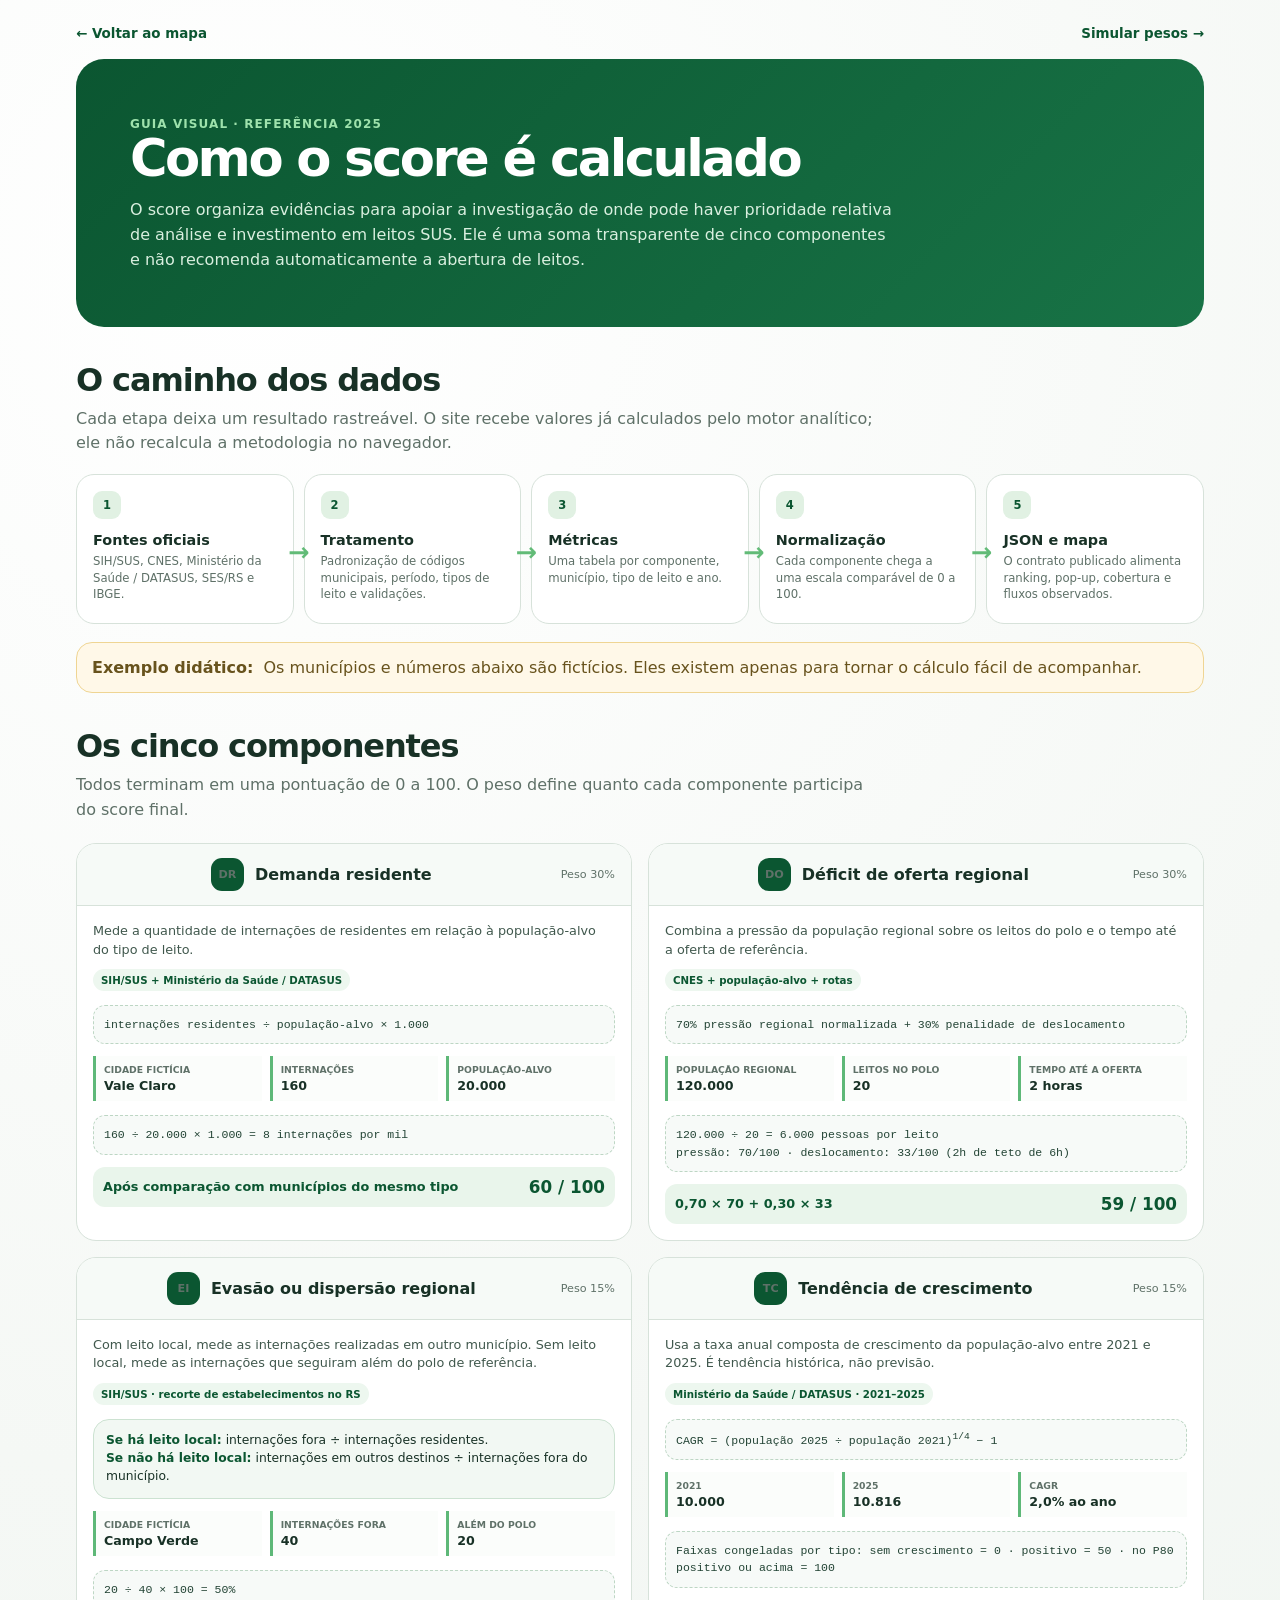
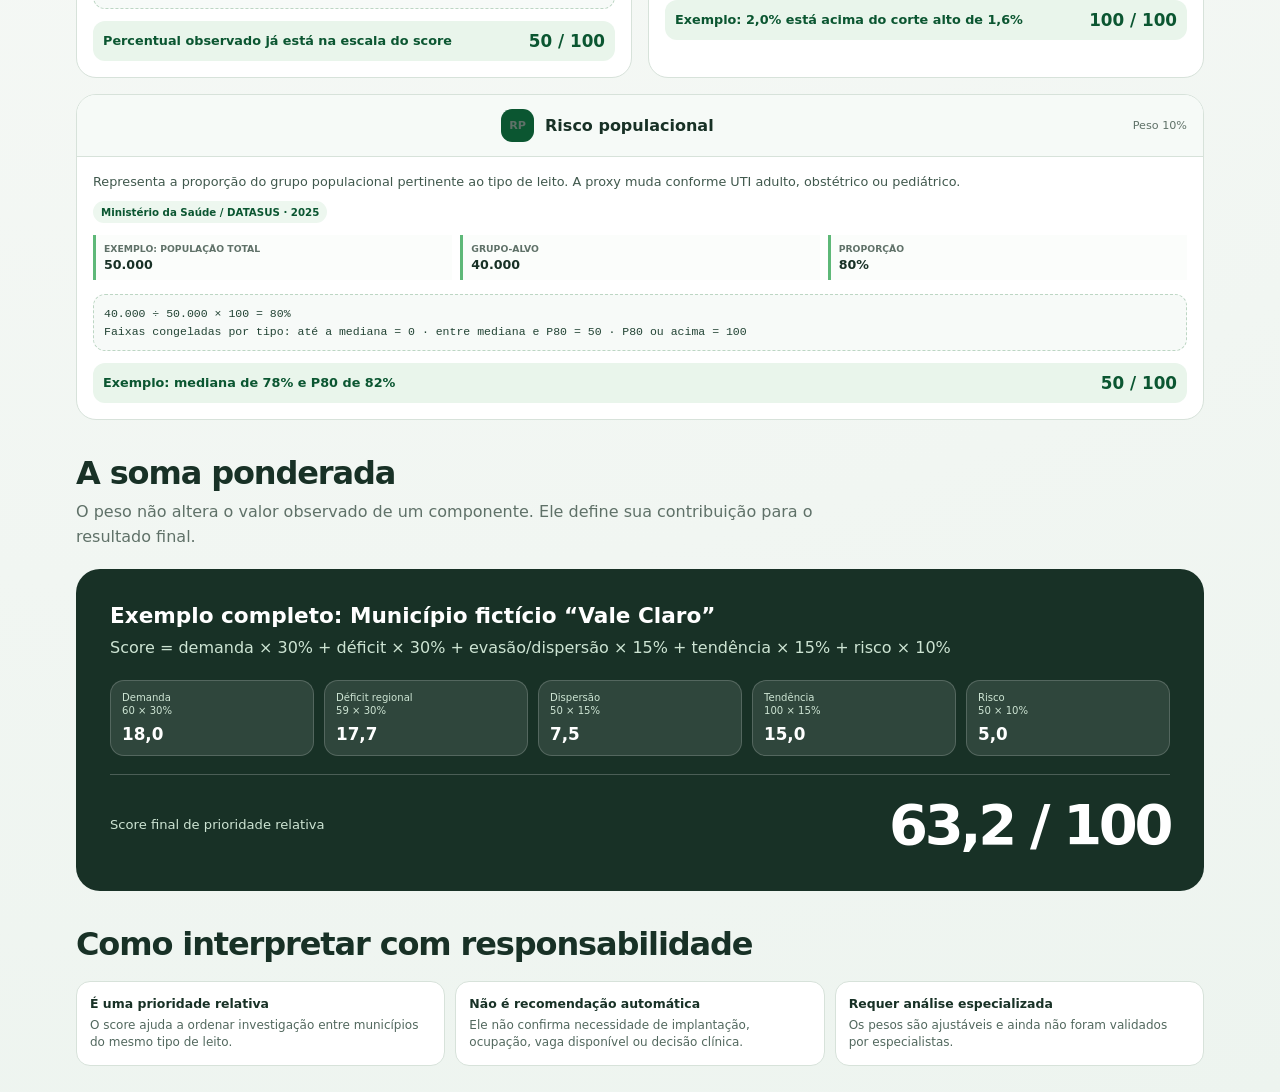
<file: como-o-score-e-calculado.html>
<!doctype html>
<html lang="pt-BR">
  <head>
    <meta charset="utf-8">
    <meta name="viewport" content="width=device-width, initial-scale=1">
    <meta name="description" content="Explicação visual do cálculo do score do Prioriza Leitos.">
    <title>Prioriza Leitos | Como o score é calculado</title>
    <link rel="stylesheet" href="assets/css/styles.css">
    <style>
      .score-guide { max-width: 1180px; margin: 0 auto; padding: 26px; }
      .guide-hero { background: linear-gradient(135deg, #0b5631, #187346); border-radius: 28px; color: #fff; padding: clamp(26px, 5vw, 54px); }
      .guide-hero h1 { font-size: clamp(2rem, 4vw, 3.3rem); letter-spacing: -0.05em; margin: 0; }
      .guide-hero p { color: #d9efdf; font-size: 1rem; line-height: 1.55; margin: 14px 0 0; max-width: 770px; }
      .guide-eyebrow { color: #9ee2ac; font-size: .75rem; font-weight: 850; letter-spacing: .09em; text-transform: uppercase; }
      .guide-nav { align-items: center; display: flex; justify-content: space-between; margin-bottom: 18px; }
      .guide-nav a { color: var(--green-5); font-size: .84rem; font-weight: 800; text-decoration: none; }
      .guide-nav a:hover { text-decoration: underline; }
      .guide-section { margin-top: 34px; }
      .guide-section > h2 { font-size: clamp(1.4rem, 2.5vw, 2rem); letter-spacing: -.035em; margin: 0; }
      .guide-section > p { color: var(--muted); line-height: 1.55; margin: 8px 0 0; max-width: 810px; }
      .pipeline { display: grid; gap: 10px; grid-template-columns: repeat(5, 1fr); margin-top: 18px; }
      .pipeline-step { background: #fff; border: 1px solid var(--border); border-radius: 18px; min-height: 150px; padding: 16px; position: relative; }
      .pipeline-step:not(:last-child)::after { color: var(--green-3); content: "→"; font-size: 1.6rem; font-weight: 900; position: absolute; right: -17px; top: 42%; z-index: 2; }
      .pipeline-number { align-items: center; background: #e1f1e3; border-radius: 9px; color: var(--green-5); display: flex; font-size: .72rem; font-weight: 900; height: 28px; justify-content: center; width: 28px; }
      .pipeline-step strong { display: block; font-size: .9rem; margin-top: 13px; }
      .pipeline-step span { color: var(--muted); display: block; font-size: .73rem; line-height: 1.4; margin-top: 5px; }
      .example-note { align-items: flex-start; background: #fff8e8; border: 1px solid #efd593; border-radius: 16px; color: #68531d; display: flex; gap: 10px; line-height: 1.45; margin-top: 18px; padding: 13px 15px; }
      .example-note b { white-space: nowrap; }
      .component-grid { display: grid; gap: 16px; grid-template-columns: repeat(2, minmax(0, 1fr)); margin-top: 20px; }
      .component-guide { background: #fff; border: 1px solid var(--border); border-radius: 20px; overflow: hidden; }
      .component-guide.wide { grid-column: 1 / -1; }
      .component-header { align-items: center; background: #f6faf7; border-bottom: 1px solid var(--border); display: flex; gap: 11px; padding: 14px 16px; }
      .component-icon { align-items: center; background: var(--green-5); border-radius: 11px; color: #fff; display: flex; font-size: .76rem; font-weight: 900; height: 33px; justify-content: center; width: 33px; }
      .component-header h3 { font-size: 1rem; margin: 0; }
      .component-header span { color: var(--muted); font-size: .7rem; margin-left: auto; }
      .component-body { padding: 16px; }
      .component-body > p { color: #40584d; font-size: .8rem; line-height: 1.45; margin: 0; }
      .source-tag { background: #edf7ef; border-radius: 999px; color: var(--green-5); display: inline-block; font-size: .64rem; font-weight: 850; margin-top: 10px; padding: 5px 8px; }
      .formula { background: #f7faf8; border: 1px dashed #bdd6c4; border-radius: 12px; color: #234435; font-family: ui-monospace, SFMono-Regular, Menlo, monospace; font-size: .72rem; line-height: 1.5; margin-top: 14px; padding: 10px; }
      .mini-example { display: grid; gap: 8px; grid-template-columns: repeat(3, 1fr); margin-top: 12px; }
      .mini-example div { background: #fbfdfb; border-left: 3px solid #5eb878; padding: 8px; }
      .mini-example span { color: var(--muted); display: block; font-size: .58rem; font-weight: 800; text-transform: uppercase; }
      .mini-example b { display: block; font-size: .79rem; margin-top: 3px; }
      .component-result { align-items: center; background: #e9f5eb; border-radius: 12px; color: var(--green-5); display: flex; font-size: .8rem; font-weight: 850; justify-content: space-between; margin-top: 12px; padding: 10px; }
      .component-result strong { font-size: 1.05rem; }
      .decision-box { background: #f2f8f3; border: 1px solid #cce2d1; border-radius: 16px; font-size: .77rem; line-height: 1.45; margin-top: 14px; padding: 12px; }
      .decision-box b { color: var(--green-5); }
      .final-formula { background: #183126; border-radius: 24px; color: #fff; margin-top: 20px; padding: clamp(20px, 4vw, 34px); }
      .final-formula h3 { font-size: 1.35rem; margin: 0; }
      .final-formula > p { color: #cde4d3; line-height: 1.5; margin: 8px 0 0; }
      .contribution-grid { display: grid; gap: 10px; grid-template-columns: repeat(5, 1fr); margin-top: 20px; }
      .contribution { background: rgba(255,255,255,.1); border: 1px solid rgba(255,255,255,.18); border-radius: 14px; padding: 11px; }
      .contribution span { color: #cde4d3; display: block; font-size: .63rem; line-height: 1.25; }
      .contribution b { display: block; font-size: 1.05rem; margin-top: 6px; }
      .score-total { align-items: center; border-top: 1px solid rgba(255,255,255,.22); display: flex; justify-content: space-between; margin-top: 18px; padding-top: 17px; }
      .score-total span { color: #cde4d3; font-size: .82rem; }
      .score-total strong { font-size: clamp(2rem, 5vw, 3.5rem); letter-spacing: -.06em; }
      .limits { display: grid; gap: 10px; grid-template-columns: repeat(3, 1fr); margin-top: 18px; }
      .limit { background: #fff; border: 1px solid var(--border); border-radius: 14px; color: #52685e; font-size: .75rem; line-height: 1.45; padding: 13px; }
      .limit b { color: var(--text); display: block; font-size: .78rem; margin-bottom: 4px; }
      @media (max-width: 820px) { .pipeline, .contribution-grid { grid-template-columns: 1fr 1fr; } .pipeline-step:not(:last-child)::after { display: none; } .component-grid, .limits { grid-template-columns: 1fr; } .component-guide.wide { grid-column: auto; } }
      @media (max-width: 520px) { .score-guide { padding: 15px; } .pipeline, .mini-example, .contribution-grid { grid-template-columns: 1fr; } .guide-hero { border-radius: 20px; } }
    </style>
  </head>
  <body>
    <main class="score-guide">
      <nav class="guide-nav" aria-label="Navegação"><a href="index.html">← Voltar ao mapa</a><a href="entenda-o-score.html">Simular pesos →</a></nav>

      <header class="guide-hero">
        <span class="guide-eyebrow">Guia visual · referência 2025</span>
        <h1>Como o score é calculado</h1>
        <p>O score organiza evidências para apoiar a investigação de onde pode haver prioridade relativa de análise e investimento em leitos SUS. Ele é uma soma transparente de cinco componentes e não recomenda automaticamente a abertura de leitos.</p>
      </header>

      <section class="guide-section">
        <h2>O caminho dos dados</h2>
        <p>Cada etapa deixa um resultado rastreável. O site recebe valores já calculados pelo motor analítico; ele não recalcula a metodologia no navegador.</p>
        <div class="pipeline">
          <div class="pipeline-step"><div class="pipeline-number">1</div><strong>Fontes oficiais</strong><span>SIH/SUS, CNES, Ministério da Saúde / DATASUS, SES/RS e IBGE.</span></div>
          <div class="pipeline-step"><div class="pipeline-number">2</div><strong>Tratamento</strong><span>Padronização de códigos municipais, período, tipos de leito e validações.</span></div>
          <div class="pipeline-step"><div class="pipeline-number">3</div><strong>Métricas</strong><span>Uma tabela por componente, município, tipo de leito e ano.</span></div>
          <div class="pipeline-step"><div class="pipeline-number">4</div><strong>Normalização</strong><span>Cada componente chega a uma escala comparável de 0 a 100.</span></div>
          <div class="pipeline-step"><div class="pipeline-number">5</div><strong>JSON e mapa</strong><span>O contrato publicado alimenta ranking, pop-up, cobertura e fluxos observados.</span></div>
        </div>
        <div class="example-note"><b>Exemplo didático:</b><span>Os municípios e números abaixo são fictícios. Eles existem apenas para tornar o cálculo fácil de acompanhar.</span></div>
      </section>

      <section class="guide-section">
        <h2>Os cinco componentes</h2>
        <p>Todos terminam em uma pontuação de 0 a 100. O peso define quanto cada componente participa do score final.</p>
        <div class="component-grid">
          <article class="component-guide">
            <header class="component-header"><span class="component-icon">DR</span><h3>Demanda residente</h3><span>Peso 30%</span></header>
            <div class="component-body"><p>Mede a quantidade de internações de residentes em relação à população-alvo do tipo de leito.</p><span class="source-tag">SIH/SUS + Ministério da Saúde / DATASUS</span>
              <div class="formula">internações residentes ÷ população-alvo × 1.000</div>
              <div class="mini-example"><div><span>Cidade fictícia</span><b>Vale Claro</b></div><div><span>Internações</span><b>160</b></div><div><span>População-alvo</span><b>20.000</b></div></div>
              <div class="formula">160 ÷ 20.000 × 1.000 = 8 internações por mil</div><div class="component-result"><span>Após comparação com municípios do mesmo tipo</span><strong>60 / 100</strong></div>
            </div>
          </article>

          <article class="component-guide">
            <header class="component-header"><span class="component-icon">DO</span><h3>Déficit de oferta regional</h3><span>Peso 30%</span></header>
            <div class="component-body"><p>Combina a pressão da população regional sobre os leitos do polo e o tempo até a oferta de referência.</p><span class="source-tag">CNES + população-alvo + rotas</span>
              <div class="formula">70% pressão regional normalizada + 30% penalidade de deslocamento</div>
              <div class="mini-example"><div><span>População regional</span><b>120.000</b></div><div><span>Leitos no polo</span><b>20</b></div><div><span>Tempo até a oferta</span><b>2 horas</b></div></div>
              <div class="formula">120.000 ÷ 20 = 6.000 pessoas por leito<br>pressão: 70/100 · deslocamento: 33/100 (2h de teto de 6h)</div><div class="component-result"><span>0,70 × 70 + 0,30 × 33</span><strong>59 / 100</strong></div>
            </div>
          </article>

          <article class="component-guide">
            <header class="component-header"><span class="component-icon">EI</span><h3>Evasão ou dispersão regional</h3><span>Peso 15%</span></header>
            <div class="component-body"><p>Com leito local, mede as internações realizadas em outro município. Sem leito local, mede as internações que seguiram além do polo de referência.</p><span class="source-tag">SIH/SUS · recorte de estabelecimentos no RS</span>
              <div class="decision-box"><b>Se há leito local:</b> internações fora ÷ internações residentes.<br><b>Se não há leito local:</b> internações em outros destinos ÷ internações fora do município.</div>
              <div class="mini-example"><div><span>Cidade fictícia</span><b>Campo Verde</b></div><div><span>Internações fora</span><b>40</b></div><div><span>Além do polo</span><b>20</b></div></div>
              <div class="formula">20 ÷ 40 × 100 = 50%</div><div class="component-result"><span>Percentual observado já está na escala do score</span><strong>50 / 100</strong></div>
            </div>
          </article>

          <article class="component-guide">
            <header class="component-header"><span class="component-icon">TC</span><h3>Tendência de crescimento</h3><span>Peso 15%</span></header>
            <div class="component-body"><p>Usa a taxa anual composta de crescimento da população-alvo entre 2021 e 2025. É tendência histórica, não previsão.</p><span class="source-tag">Ministério da Saúde / DATASUS · 2021–2025</span>
              <div class="formula">CAGR = (população 2025 ÷ população 2021)<sup>1/4</sup> − 1</div>
              <div class="mini-example"><div><span>2021</span><b>10.000</b></div><div><span>2025</span><b>10.816</b></div><div><span>CAGR</span><b>2,0% ao ano</b></div></div>
              <div class="formula">Faixas congeladas por tipo: sem crescimento = 0 · positivo = 50 · no P80 positivo ou acima = 100</div><div class="component-result"><span>Exemplo: 2,0% está acima do corte alto de 1,6%</span><strong>100 / 100</strong></div>
            </div>
          </article>

          <article class="component-guide wide">
            <header class="component-header"><span class="component-icon">RP</span><h3>Risco populacional</h3><span>Peso 10%</span></header>
            <div class="component-body"><p>Representa a proporção do grupo populacional pertinente ao tipo de leito. A proxy muda conforme UTI adulto, obstétrico ou pediátrico.</p><span class="source-tag">Ministério da Saúde / DATASUS · 2025</span>
              <div class="mini-example"><div><span>Exemplo: população total</span><b>50.000</b></div><div><span>Grupo-alvo</span><b>40.000</b></div><div><span>Proporção</span><b>80%</b></div></div>
              <div class="formula">40.000 ÷ 50.000 × 100 = 80%<br>Faixas congeladas por tipo: até a mediana = 0 · entre mediana e P80 = 50 · P80 ou acima = 100</div><div class="component-result"><span>Exemplo: mediana de 78% e P80 de 82%</span><strong>50 / 100</strong></div>
            </div>
          </article>
        </div>
      </section>

      <section class="guide-section">
        <h2>A soma ponderada</h2>
        <p>O peso não altera o valor observado de um componente. Ele define sua contribuição para o resultado final.</p>
        <div class="final-formula">
          <h3>Exemplo completo: Município fictício “Vale Claro”</h3>
          <p>Score = demanda × 30% + déficit × 30% + evasão/dispersão × 15% + tendência × 15% + risco × 10%</p>
          <div class="contribution-grid">
            <div class="contribution"><span>Demanda<br>60 × 30%</span><b>18,0</b></div>
            <div class="contribution"><span>Déficit regional<br>59 × 30%</span><b>17,7</b></div>
            <div class="contribution"><span>Dispersão<br>50 × 15%</span><b>7,5</b></div>
            <div class="contribution"><span>Tendência<br>100 × 15%</span><b>15,0</b></div>
            <div class="contribution"><span>Risco<br>50 × 10%</span><b>5,0</b></div>
          </div>
          <div class="score-total"><span>Score final de prioridade relativa</span><strong>63,2 / 100</strong></div>
        </div>
      </section>

      <section class="guide-section">
        <h2>Como interpretar com responsabilidade</h2>
        <div class="limits">
          <div class="limit"><b>É uma prioridade relativa</b>O score ajuda a ordenar investigação entre municípios do mesmo tipo de leito.</div>
          <div class="limit"><b>Não é recomendação automática</b>Ele não confirma necessidade de implantação, ocupação, vaga disponível ou decisão clínica.</div>
          <div class="limit"><b>Requer análise especializada</b>Os pesos são ajustáveis e ainda não foram validados por especialistas.</div>
        </div>
      </section>
    </main>
  </body>
</html>
</file>
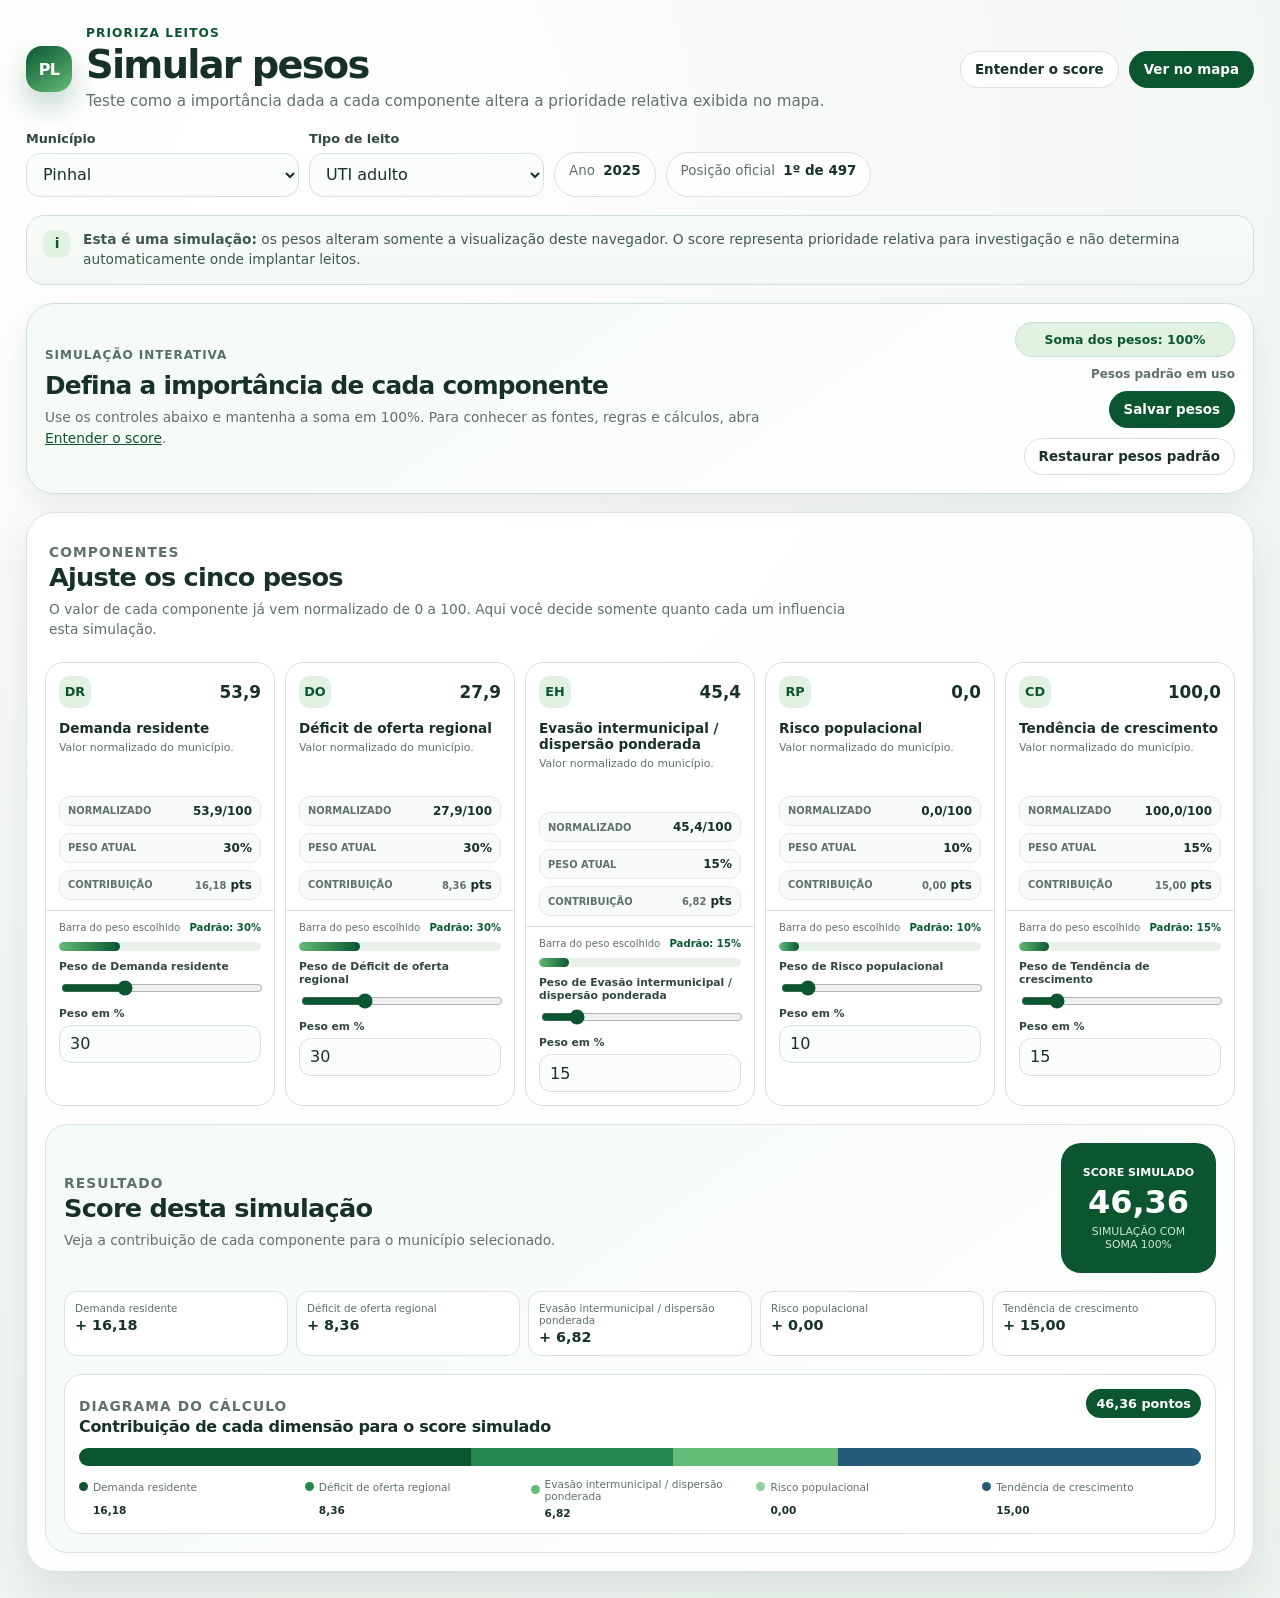
<file: entenda-o-score.html>
<!doctype html>
<html lang="pt-BR">
  <head>
    <meta charset="utf-8">
    <meta name="viewport" content="width=device-width, initial-scale=1">
    <meta name="description" content="Simule pesos do score do Prioriza Leitos.">
    <title>Prioriza Leitos | Simular pesos</title>
    <link rel="stylesheet" href="assets/css/styles.css">
  </head>
  <body data-page="score">
    <a class="skip-link" href="#conteudo">Ir para o conteúdo</a>

    <div class="app-shell">
      <header class="topbar">
        <div class="brand">
          <div class="brand-mark" aria-hidden="true">PL</div>
          <div>
            <p class="eyebrow">Prioriza Leitos</p>
            <h1>Simular pesos</h1>
            <p class="subtitle">Teste como a importância dada a cada componente altera a prioridade relativa exibida no mapa.</p>
          </div>
        </div>
        <div class="header-actions">
          <a class="button" href="como-o-score-e-calculado.html">Entender o score</a>
          <a class="button primary" id="back-to-map" href="index.html">Ver no mapa</a>
        </div>
      </header>

      <section class="selection-bar" aria-label="Seleção analisada">
        <div class="input-group">
          <label for="score-municipality">Município</label>
          <select id="score-municipality"></select>
        </div>
        <div class="input-group">
          <label for="score-bed-type">Tipo de leito</label>
          <select id="score-bed-type"></select>
        </div>
        <div class="selection-chip">Ano <strong id="score-year">—</strong></div>
        <div class="selection-chip">Posição oficial <strong id="score-rank">—</strong></div>
      </section>

      <section class="notice" role="note">
        <span class="notice-icon" aria-hidden="true">i</span>
        <div><strong>Esta é uma simulação:</strong> os pesos alteram somente a visualização deste navegador. O score representa prioridade relativa para investigação e não determina automaticamente onde implantar leitos.</div>
      </section>

      <section class="simulation-note" aria-label="Simulador de pesos">
        <div>
          <p class="section-title">Simulação interativa</p>
          <h2>Defina a importância de cada componente</h2>
          <p>Use os controles abaixo e mantenha a soma em 100%. Para conhecer as fontes, regras e cálculos, abra <a href="como-o-score-e-calculado.html">Entender o score</a>.</p>
        </div>
        <div class="simulation-actions">
          <span class="weight-sum is-ok" id="weight-sum" role="status">Soma dos pesos: 100%</span>
          <span class="save-status" id="save-status" role="status">Pesos padrão em uso</span>
          <button class="button primary" id="save-weights" type="button">Salvar pesos</button>
          <button class="button" id="reset-weights" type="button">Restaurar pesos padrão</button>
        </div>
      </section>

      <main id="conteudo" class="score-layout score-simulation-layout">
        <section class="main-card" aria-label="Componentes e pesos do score">
          <div class="section-header">
            <div>
              <p class="section-title">Componentes</p>
              <h2>Ajuste os cinco pesos</h2>
              <p>O valor de cada componente já vem normalizado de 0 a 100. Aqui você decide somente quanto cada um influencia esta simulação.</p>
            </div>
          </div>

          <div class="dimensions-grid" id="dimension-cards" aria-label="Cinco componentes do score"></div>

          <section class="formula-card" aria-label="Composição do score final">
            <div>
              <p class="section-title">Resultado</p>
              <h2>Score desta simulação</h2>
              <p>Veja a contribuição de cada componente para o município selecionado.</p>
            </div>
            <div class="formula-result">
              <span>Score simulado</span>
              <strong id="final-score">—</strong>
              <small id="final-band">—</small>
            </div>
            <div class="contribution-list" id="contribution-list"></div>
            <div class="calculation-diagram" id="calculation-diagram" aria-label="Diagrama explicativo do cálculo"></div>
          </section>
        </section>
      </main>
    </div>

    <script type="module" src="assets/js/app.js"></script>
    <script type="module" src="assets/js/score.js"></script>
  </body>
</html>
</file>
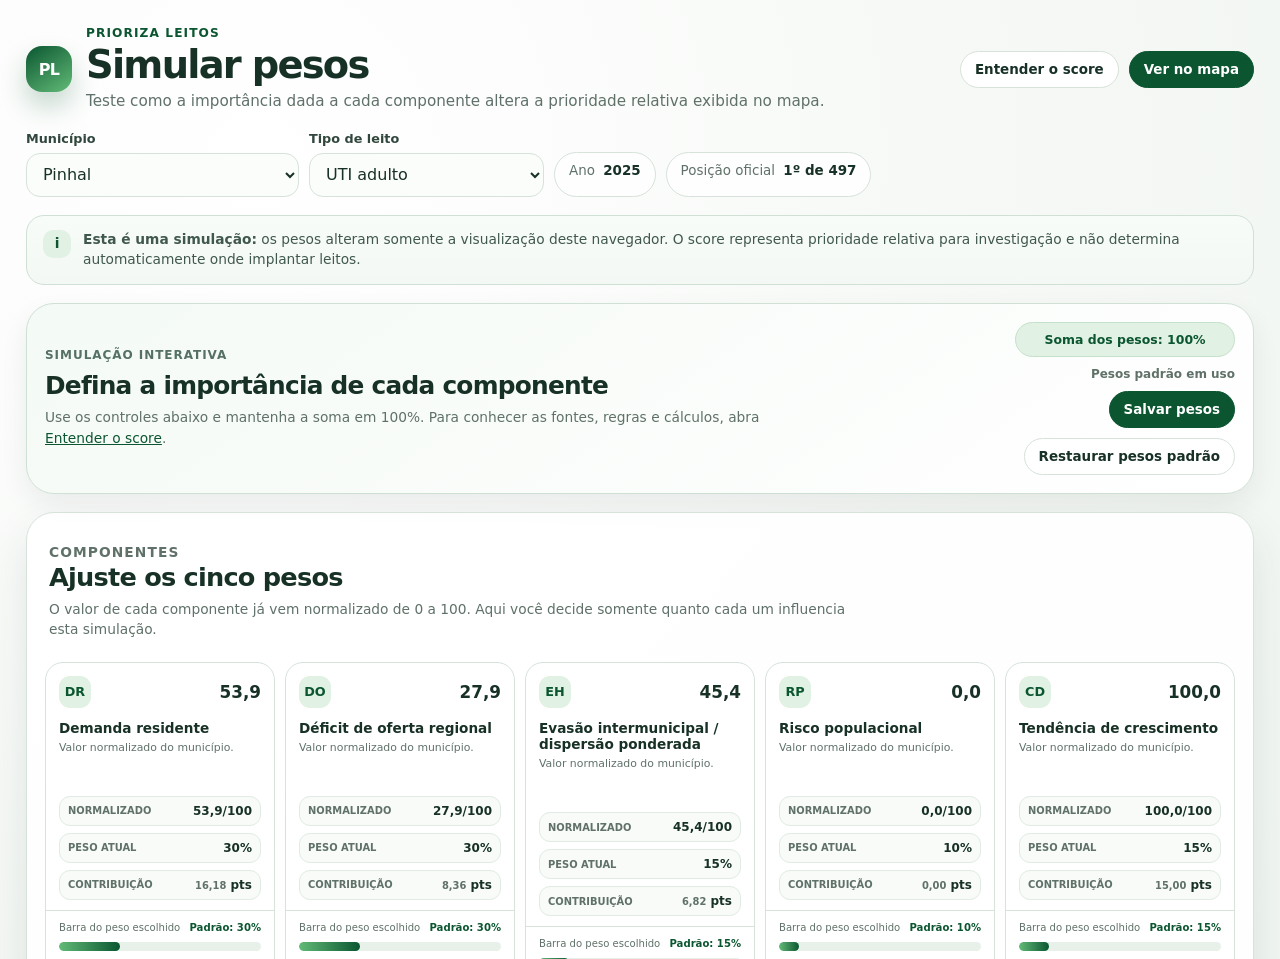
<file: limitacoes.html>
<!doctype html><html lang="pt-BR"><head><meta charset="utf-8"><meta name="viewport" content="width=device-width,initial-scale=1"><meta http-equiv="refresh" content="0;url=entenda-o-score.html"><link rel="canonical" href="entenda-o-score.html"><title>Redirecionando | Prioriza Leitos</title></head><body><p>As orientações metodológicas agora estão em <a href="entenda-o-score.html">Entenda o score</a>.</p></body></html>
</file>
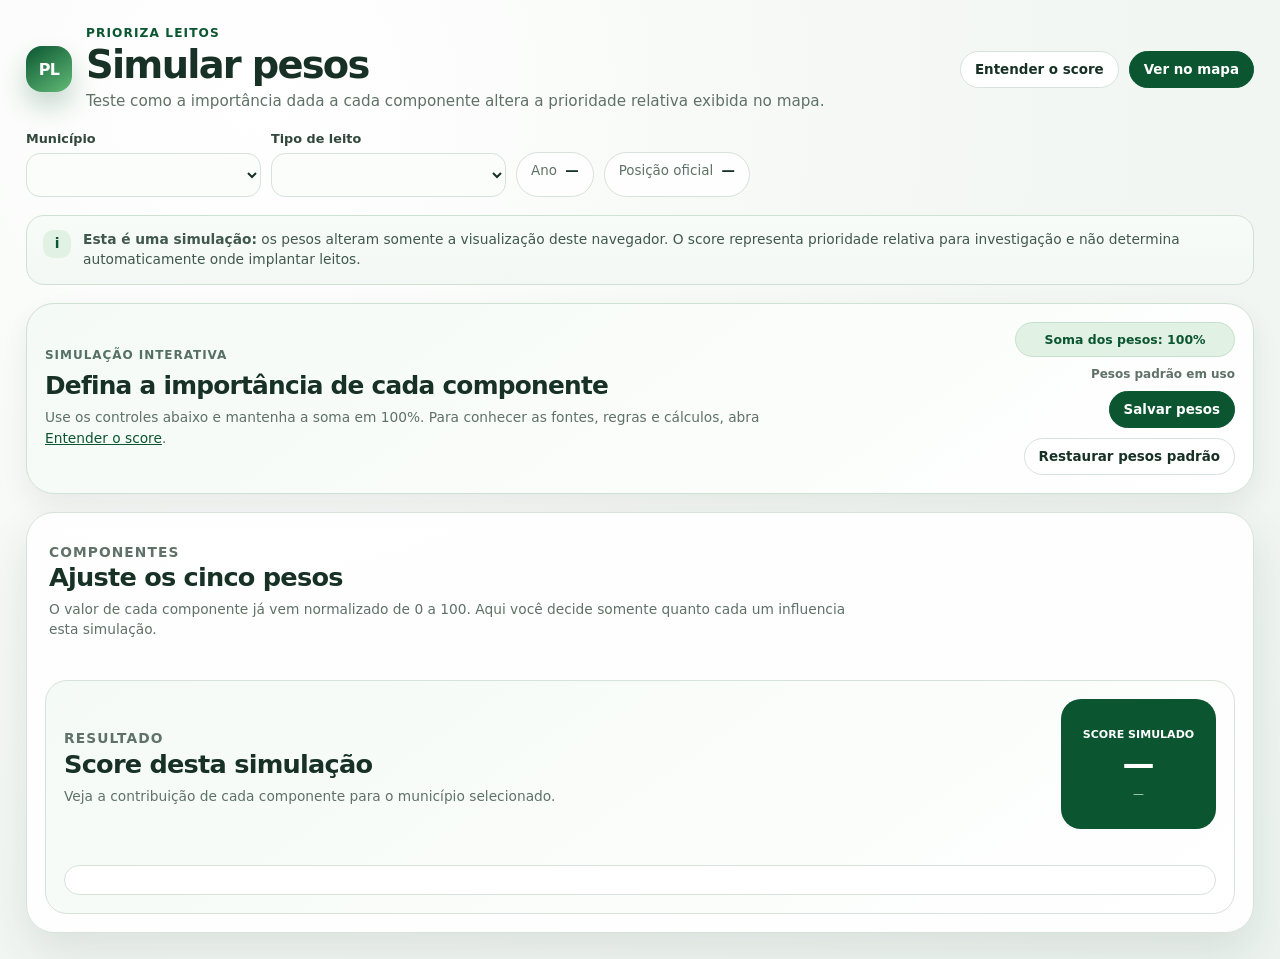
<file: metodologia.html>
<!doctype html><html lang="pt-BR"><head><meta charset="utf-8"><meta name="viewport" content="width=device-width,initial-scale=1"><meta http-equiv="refresh" content="0;url=entenda-o-score.html"><link rel="canonical" href="entenda-o-score.html"><title>Redirecionando | Prioriza Leitos</title></head><body><p>A metodologia agora está em <a href="entenda-o-score.html">Entenda o score</a>.</p></body></html>
</file>
<file: assets/css/styles.css>
:root {
  --bg: #f5f8f5;
  --surface: #ffffff;
  --surface-2: #eef5ef;
  --surface-3: #f8fbf8;
  --text: #183126;
  --muted: #5f7168;
  --border: #d7e2da;
  --green-1: #d7f0d5;
  --green-2: #a7ddb0;
  --green-3: #62bb77;
  --green-4: #23874e;
  --green-5: #0b5631;
  --blue: #245c7a;
  --shadow: 0 20px 45px rgba(24, 49, 38, 0.1);
  --shadow-soft: 0 12px 28px rgba(24, 49, 38, 0.07);
  --radius-lg: 28px;
  --radius-md: 18px;
  --radius-sm: 12px;
  --focus: 0 0 0 4px rgba(61, 155, 98, 0.18);
  --font: Inter, ui-sans-serif, system-ui, -apple-system, BlinkMacSystemFont, "Segoe UI", sans-serif;
}

* { box-sizing: border-box; }
html { scroll-behavior: smooth; }
body {
  background: radial-gradient(circle at 20% 10%, #fff 0, var(--bg) 46%, #edf4ef 100%);
  color: var(--text);
  font-family: var(--font);
  margin: 0;
  min-width: 320px;
  min-height: 100vh;
}

button, input, select { font: inherit; }
a { color: var(--green-5); }
button:focus-visible, input:focus-visible, select:focus-visible, a:focus-visible {
  outline: none;
  box-shadow: var(--focus);
}

.skip-link {
  background: var(--text);
  color: #fff;
  left: 1rem;
  padding: 0.7rem 1rem;
  position: fixed;
  top: -5rem;
  z-index: 2000;
}
.skip-link:focus { top: 1rem; }

.app-shell { min-height: 100vh; padding: 26px; }
.topbar {
  align-items: center;
  display: flex;
  gap: 20px;
  justify-content: space-between;
  margin-bottom: 18px;
}
.brand { align-items: center; display: flex; gap: 14px; }
.brand-mark {
  align-items: center;
  background: linear-gradient(145deg, var(--green-5), var(--green-3));
  border-radius: 16px;
  box-shadow: 0 14px 26px rgba(11, 86, 49, 0.22);
  color: #fff;
  display: flex;
  flex: 0 0 auto;
  font-weight: 850;
  height: 46px;
  justify-content: center;
  letter-spacing: -0.04em;
  width: 46px;
}
h1 { font-size: clamp(1.65rem, 3vw, 2.55rem); letter-spacing: -0.045em; line-height: 1.02; margin: 0; }
h2, h3, p { margin-top: 0; }
.subtitle { color: var(--muted); font-size: 0.95rem; line-height: 1.48; margin: 6px 0 0; max-width: 850px; }
.eyebrow { color: var(--green-5); font-size: 0.76rem; font-weight: 850; letter-spacing: 0.09em; margin: 0 0 5px; text-transform: uppercase; }
.update-pill, .selection-chip {
  background: rgba(255, 255, 255, 0.8);
  border: 1px solid var(--border);
  border-radius: 999px;
  color: var(--muted);
  font-size: 0.84rem;
  padding: 10px 14px;
  white-space: nowrap;
}
.selection-chip { align-self: end; min-height: 45px; }
.selection-chip strong { color: var(--text); margin-left: 4px; }
.section-title { color: #557065; font-size: 0.75rem; font-weight: 850; letter-spacing: 0.08em; margin: 0 0 9px; text-transform: uppercase; }

.map-layout { align-items: stretch; display: grid; gap: 18px; grid-template-columns: 320px minmax(0, 1fr); }
.filter-panel, .map-card, .details-card, .main-card, .side-panel, .mobile-sheet {
  background: rgba(255, 255, 255, 0.92);
  border: 1px solid var(--border);
  border-radius: var(--radius-lg);
  box-shadow: var(--shadow);
}
.filter-panel { display: flex; flex-direction: column; gap: 17px; padding: 18px; }
.input-group { display: grid; gap: 7px; min-width: 0; }
.input-group label { color: #31473d; font-size: 0.8rem; font-weight: 750; }
.input-group select, .input-group input {
  background: #fbfdfb;
  border: 1px solid var(--border);
  border-radius: 14px;
  color: var(--text);
  min-height: 44px;
  outline: none;
  padding: 10px 12px;
  width: 100%;
}
.input-group select:focus, .input-group input:focus { border-color: #3d9b62; box-shadow: var(--focus); }
.input-group select:disabled { color: var(--muted); opacity: 1; }
.filter-row { display: grid; gap: 10px; grid-template-columns: 0.7fr 1.3fr; }
.legend-block { display: grid; gap: 8px; }
.legend-ramp { background: linear-gradient(90deg, var(--green-1), var(--green-2), var(--green-3), var(--green-4), var(--green-5)); border: 1px solid rgba(0, 0, 0, 0.05); border-radius: 999px; height: 12px; }
.legend-labels { color: var(--muted); display: flex; font-size: 0.7rem; font-weight: 750; justify-content: space-between; }
.method-box { background: linear-gradient(180deg, #f3faf4, #fff); border: 1px solid #dce9df; border-radius: var(--radius-md); color: #40584d; font-size: 0.84rem; line-height: 1.45; padding: 14px; }
.compact-list { display: grid; gap: 8px; }
.compact-item {
  align-items: center;
  background: #fff;
  border: 1px solid var(--border);
  border-radius: 13px;
  color: var(--text);
  cursor: pointer;
  display: flex;
  font-size: 0.82rem;
  gap: 8px;
  justify-content: space-between;
  padding: 10px 11px;
  text-align: left;
}
.compact-item:hover, .compact-item.active { background: var(--surface-2); border-color: #a9ceb3; }
.compact-item span { overflow: hidden; text-overflow: ellipsis; white-space: nowrap; }
.compact-item b { background: var(--green-5); border-radius: 999px; color: #fff; font-size: 0.72rem; min-width: 42px; padding: 4px 7px; text-align: center; }

.map-card { min-height: calc(100vh - 145px); overflow: hidden; padding: 18px; }
.map-stage { background: radial-gradient(circle at 52% 42%, #fff 0, #edf6ef 72%); border: 1px solid #d7e5dc; border-radius: 24px; min-height: 620px; overflow: hidden; position: relative; }
.map-heading { align-items: flex-start; display: flex; justify-content: space-between; left: 18px; pointer-events: none; position: absolute; right: 18px; top: 18px; z-index: 500; }
.map-heading > div:first-child { backdrop-filter: blur(10px); background: rgba(255, 255, 255, 0.84); border: 1px solid #dfe9e1; border-radius: 18px; padding: 11px 14px; }
.map-heading strong, .map-heading span { display: block; }
.map-heading strong { font-size: 0.95rem; }
.map-heading span { color: var(--muted); font-size: 0.73rem; margin-top: 3px; }
.focus-chip { background: rgba(9, 87, 49, 0.92); border-radius: 999px; box-shadow: 0 10px 20px rgba(11, 86, 49, 0.18); color: #fff; font-size: 0.75rem; font-weight: 800; padding: 9px 12px; white-space: nowrap; }
.priority-map { height: 100%; min-height: 620px; width: 100%; }
.leaflet-container { background: #edf6ef; font-family: var(--font); }
.leaflet-tile-pane { filter: saturate(0.45) brightness(1.05); opacity: 0.62; }
.leaflet-control-zoom a { color: var(--green-5); }
.leaflet-popup-content-wrapper { border: 1px solid var(--border); border-radius: 20px; box-shadow: 0 18px 48px rgba(32, 61, 47, 0.2); overflow: hidden; }
.leaflet-popup-content { color: var(--text); line-height: 1.45; margin: 0; width: auto !important; }
.map-selection-popup { background: #fff; border: 1px solid var(--border); border-radius: 20px; box-shadow: 0 18px 48px rgba(32, 61, 47, 0.2); color: var(--text); display: none; max-height: calc(100% - 40px); overflow-y: auto; overscroll-behavior: contain; position: absolute; right: 20px; top: 50%; transform: translateY(-50%); width: min(620px, calc(100% - 56px)); z-index: 700; }
.map-selection-popup.is-open { display: block; }
.map-selection-popup::before { border-bottom: 14px solid transparent; border-right: 14px solid #fff; border-top: 14px solid transparent; content: ""; filter: drop-shadow(-2px 0 1px rgba(32, 61, 47, 0.12)); left: -13px; position: absolute; top: 50%; transform: translateY(-50%); z-index: -1; }
.map-popup-close { align-items: center; background: var(--surface-2); border: 0; border-radius: 50%; color: var(--text); cursor: pointer; display: flex; font-size: 22px; height: 30px; justify-content: center; line-height: 1; position: absolute; right: 10px; top: 10px; width: 30px; z-index: 3; }
.map-popup-close:hover { background: #e1eee4; color: var(--green-5); }
.map-popup-close:focus-visible { box-shadow: var(--focus); outline: none; }
.leaflet-control-attribution { font-size: 8px; }

.details-card { box-shadow: none; min-width: 0; overflow: auto; padding: 18px; }
.detail-head { align-items: flex-start; display: flex; gap: 12px; justify-content: space-between; }
.detail-head h2 { font-size: 1.35rem; letter-spacing: -0.03em; margin: 0; }
.detail-head p { color: var(--muted); font-size: 0.78rem; margin: 4px 0 0; }
.score-ring { align-items: center; background: conic-gradient(var(--green-5) var(--score-angle), #dce9df 0); border-radius: 50%; display: flex; flex: 0 0 auto; height: 72px; justify-content: center; position: relative; width: 72px; }
.score-ring::before { background: #fff; border-radius: 50%; content: ""; inset: 7px; position: absolute; }
.score-ring strong { font-size: 1rem; position: relative; }
.rank-line { display: grid; gap: 8px; grid-template-columns: 1fr 1fr; margin: 16px 0; }
.metric-box { background: var(--surface-3); border: 1px solid var(--border); border-radius: 14px; padding: 10px; }
.metric-box span { color: var(--muted); display: block; font-size: 0.67rem; font-weight: 750; text-transform: uppercase; }
.metric-box strong { display: block; font-size: 1.1rem; margin-top: 3px; }
.priority-badge { background: #e1f1e3; border-radius: 999px; color: var(--green-5); display: inline-block; font-size: 0.72rem; font-weight: 850; margin-top: 8px; padding: 5px 9px; text-transform: uppercase; }
.dimension-bars { display: grid; gap: 10px; margin: 18px 0; }
.bar-row { display: grid; gap: 5px; }
.bar-label { color: var(--muted); display: flex; font-size: 0.73rem; justify-content: space-between; }
.bar-label strong { color: var(--text); }
.bar-track { background: #e8f0ea; border-radius: 999px; height: 8px; overflow: hidden; }
.bar-fill { background: linear-gradient(90deg, var(--green-3), var(--green-5)); border-radius: inherit; height: 100%; width: var(--bar-width); }
.warning { background: #f3f8f4; border: 1px solid #d6e5d9; border-radius: 14px; color: #40584d; font-size: 0.76rem; line-height: 1.4; margin-top: 14px; padding: 12px; }
.button { align-items: center; background: #fff; border: 1px solid var(--border); border-radius: 999px; color: var(--text); cursor: pointer; display: inline-flex; font-size: 0.84rem; font-weight: 800; justify-content: center; padding: 10px 14px; text-decoration: none; }
.button:hover { border-color: #a9ceb3; transform: translateY(-1px); }
.button:disabled { cursor: not-allowed; opacity: 0.55; transform: none; }
.button.primary { background: var(--green-5); border-color: var(--green-5); color: #fff; }
.details-card .button { margin-top: 4px; width: 100%; }

.map-popup-card { padding: 16px; }
.map-popup-card .detail-head { padding-right: 28px; }
.map-popup-card .detail-head h2 { font-size: 1.2rem; }
.map-popup-card .score-ring { height: 64px; width: 64px; }
.popup-summary-grid { display: grid; gap: 7px; grid-template-columns: 1fr 1fr; margin: 13px 0; }
.popup-summary-grid .metric-box { padding: 8px 9px; }
.popup-summary-grid .metric-box strong { font-size: 0.95rem; }
.popup-components-title { margin-top: 15px; }
.popup-components { display: grid; gap: 8px; grid-template-columns: repeat(2, minmax(0, 1fr)); }
.popup-component:last-child { grid-column: 1 / -1; }
.popup-component { background: #fbfdfb; border: 1px solid var(--border); border-radius: 13px; padding: 9px 10px; }
.popup-component-head { align-items: center; display: flex; gap: 8px; justify-content: space-between; }
.popup-component-head > strong { font-size: 0.78rem; }
.component-weight { background: #eef6ef; border-radius: 999px; color: var(--green-5); font-size: 0.6rem; font-weight: 850; margin-left: auto; padding: 3px 6px; }
.popup-info { border-top: 1px solid var(--border); margin-top: 14px; padding-top: 13px; }
.popup-info-list { display: grid; gap: 7px; margin-top: 8px; }
.popup-info-list > div { align-items: center; display: grid; gap: 9px; grid-template-columns: 24px minmax(0, 1fr); }
.popup-info-list p { color: var(--text); font-size: 0.72rem; line-height: 1.3; margin: 0; }
.popup-info-list b { display: inline-block; font-size: 0.68rem; margin-right: 4px; }
.popup-icon { align-items: center; color: #5b786a; display: inline-flex; height: 22px; justify-content: center; width: 22px; }
.popup-icon svg { fill: none; height: 20px; stroke: currentColor; stroke-linecap: round; stroke-linejoin: round; stroke-width: 1.8; width: 20px; }
.coverage-card { background: linear-gradient(145deg, #f7fbf8, #fff); border: 1px solid #cfe0d4; border-radius: 14px; margin-top: 14px; padding: 11px; }
.coverage-card .section-title { margin: 0 0 2px; }
.coverage-title { align-items: flex-start; display: flex; gap: 8px; }
.coverage-title > div { min-width: 0; }
.coverage-title strong { display: block; font-size: 0.76rem; line-height: 1.35; }
.coverage-grid { display: grid; gap: 7px; grid-template-columns: 1fr 1fr; margin-top: 10px; }
.coverage-grid > div { background: rgba(255,255,255,.7); border: 1px solid #dfebe2; border-radius: 10px; padding: 7px; }
.coverage-grid span { color: var(--muted); display: block; font-size: 0.58rem; font-weight: 800; text-transform: uppercase; }
.coverage-grid b { display: block; font-size: 0.73rem; margin-top: 2px; }
.coverage-note, .coverage-alert p { color: #52685e; font-size: 0.67rem; line-height: 1.35; margin: 8px 0 0; }
.coverage-alert { background: #fff9ed; border-color: #edcf8a; color: #6c5217; }
.popup-component-values { align-items: end; display: grid; gap: 9px; grid-template-columns: minmax(0, 1fr) auto; margin: 6px 0 7px; }
.popup-component-values span { color: var(--muted); display: block; font-size: 0.58rem; font-weight: 800; letter-spacing: 0.04em; text-transform: uppercase; }
.popup-component-values b { display: block; font-size: 0.7rem; line-height: 1.3; margin-top: 2px; }
.popup-component-values > div:last-child { min-width: 72px; text-align: right; }
.metric-help { position: relative; }
.metric-help-button { align-items: center; background: #e1f1e3; border: 1px solid #c7dfcd; border-radius: 50%; color: var(--green-5); cursor: pointer; display: flex; font-size: 0.68rem; font-weight: 900; height: 20px; justify-content: center; padding: 0; width: 20px; }
.metric-help-button:hover, .metric-help-button:focus-visible, .metric-help-button[aria-expanded="true"] { background: #cfe8d5; outline: none; }
.metric-help-button:focus-visible { box-shadow: var(--focus); }
.metric-help-content { background: #f2f8f3; border: 1px solid #d4e5d8; border-radius: 11px; box-shadow: var(--shadow-soft); color: #40584d; display: none; font-size: 0.66rem; line-height: 1.4; padding: 8px 9px; position: absolute; right: 0; top: 25px; width: min(290px, calc(100vw - 64px)); z-index: 4; }
.popup-component:nth-child(odd) .metric-help-content { left: 0; right: auto; }
.popup-component:last-child .metric-help-content { left: auto; right: 0; }
.metric-help:hover .metric-help-content, .metric-help:focus-within .metric-help-content, .metric-help-button[aria-expanded="true"] + .metric-help-content { display: block; }
.metric-help-content p { margin: 0; }
.metric-help-content p + p { margin-top: 5px; }
.popup-score-link { margin-top: 12px; width: 100%; }
.popup-note { color: #52685e; font-size: 0.65rem; line-height: 1.4; margin: 8px 2px 0; }

.selection-bar { align-items: end; display: flex; flex-wrap: wrap; gap: 10px; margin: 18px 0; }
.selection-bar .input-group { min-width: 235px; }
.notice { align-items: flex-start; background: linear-gradient(180deg, #f8fcf8, #f3f8f4); border: 1px solid #cfe0d4; border-radius: var(--radius-md); color: #40584d; display: flex; font-size: 0.86rem; gap: 12px; line-height: 1.45; margin-bottom: 18px; padding: 14px 16px; }
.notice-icon { align-items: center; background: #e1f1e3; border-radius: 10px; color: var(--green-5); display: flex; flex: 0 0 auto; font-weight: 900; height: 28px; justify-content: center; width: 28px; }
.simulation-note {
  align-items: center;
  background: linear-gradient(145deg, #f4faf5, #fff);
  border: 1px solid #cfe0d4;
  border-radius: var(--radius-lg);
  box-shadow: var(--shadow-soft);
  display: flex;
  gap: 18px;
  justify-content: space-between;
  margin-bottom: 18px;
  padding: 18px;
}
.simulation-note h2 { font-size: clamp(1.15rem, 2vw, 1.55rem); letter-spacing: -0.03em; margin: 0; }
.simulation-note p:not(.section-title) { color: var(--muted); font-size: 0.86rem; line-height: 1.48; margin: 7px 0 0; max-width: 780px; }
.simulation-actions { align-items: flex-end; display: flex; flex-direction: column; gap: 10px; }
.weight-sum {
  background: #e1f1e3;
  border: 1px solid #c6e1cb;
  border-radius: 999px;
  color: var(--green-5);
  display: inline-flex;
  font-size: 0.78rem;
  font-weight: 850;
  justify-content: center;
  min-width: 220px;
  padding: 9px 12px;
  text-align: center;
}
.weight-sum.is-warning { background: #fff6d7; border-color: #efd47e; color: #72530a; }
.save-status { color: var(--muted); font-size: 0.75rem; font-weight: 800; text-align: right; }
.score-layout { align-items: start; display: grid; gap: 18px; grid-template-columns: minmax(0, 1fr) 380px; }
.score-simulation-layout { grid-template-columns: minmax(0, 1fr); }
.header-actions { align-items: center; display: flex; flex-wrap: wrap; gap: 10px; justify-content: flex-end; }
.main-card { display: grid; gap: 18px; padding: 18px; }
.section-header { padding: 4px; }
.section-header h2, .formula-card h2 { font-size: clamp(1.25rem, 2vw, 1.75rem); letter-spacing: -0.03em; margin: 0; }
.section-header p, .formula-card p { color: var(--muted); font-size: 0.86rem; line-height: 1.48; margin: 7px 0 0; max-width: 820px; }
.flow { display: grid; gap: 8px; grid-template-columns: repeat(5, 1fr); }
.flow-step { background: var(--surface-3); border: 1px solid var(--border); border-radius: 16px; min-height: 120px; padding: 12px; position: relative; }
.flow-step:not(:last-child)::after { color: var(--green-3); content: "→"; font-weight: 900; position: absolute; right: -10px; top: 45%; z-index: 2; }
.flow-step > span { align-items: center; background: #e1f1e3; border-radius: 9px; color: var(--green-5); display: flex; font-size: 0.75rem; font-weight: 900; height: 26px; justify-content: center; margin-bottom: 12px; width: 26px; }
.flow-step strong, .flow-step small { display: block; }
.flow-step strong { font-size: 0.79rem; }
.flow-step small { color: var(--muted); font-size: 0.68rem; line-height: 1.35; margin-top: 4px; }
.dimensions-grid { display: grid; gap: 10px; grid-template-columns: repeat(5, 1fr); }
.dimension-card { background: #fff; border: 1px solid var(--border); border-radius: var(--radius-md); color: var(--text); min-width: 0; padding: 0; text-align: left; transition: 0.18s ease; }
.dimension-card:hover, .dimension-card.is-active { border-color: var(--green-3); box-shadow: 0 12px 24px rgba(24, 49, 38, 0.08); transform: translateY(-2px); }
.dimension-card.is-active { background: #f5fbf6; }
.dimension-summary { background: transparent; border: 0; color: inherit; display: block; padding: 13px 13px 9px; text-align: left; width: 100%; }
.dimension-top { align-items: center; display: flex; justify-content: space-between; }
.dim-icon { align-items: center; background: #e1f1e3; border-radius: 11px; color: var(--green-5); display: flex; font-size: 0.8rem; font-weight: 900; height: 32px; justify-content: center; width: 32px; }
.dimension-top b { font-size: 1.05rem; }
.dimension-card h3 { font-size: 0.85rem; line-height: 1.2; margin: 12px 0 5px; }
.dimension-card p { color: var(--muted); font-size: 0.68rem; line-height: 1.35; margin: 0; min-height: 46px; }
.mobile-expand-hint { color: var(--green-5); display: none; font-size: 0.68rem; font-weight: 800; margin-top: 8px; }
.dimension-metrics { display: grid; gap: 7px; padding: 0 13px 10px; }
.dimension-metrics div {
  align-items: center;
  background: var(--surface-3);
  border: 1px solid #e1ebe4;
  border-radius: 11px;
  display: flex;
  justify-content: space-between;
  padding: 7px 8px;
}
.dimension-metrics span { color: var(--muted); font-size: 0.62rem; font-weight: 800; text-transform: uppercase; }
.dimension-metrics strong { font-size: 0.75rem; }
.weight-controls { border-top: 1px solid var(--border); display: grid; gap: 9px; padding: 11px 13px 13px; }
.weight-meta { align-items: center; color: var(--muted); display: flex; font-size: 0.63rem; justify-content: space-between; }
.weight-meta strong { color: var(--green-5); }
.weight-track { height: 9px; margin: 0; }
.slider-label, .number-label { display: grid; gap: 5px; }
.slider-label span, .number-label span { color: #31473d; font-size: 0.67rem; font-weight: 800; }
.weight-slider { accent-color: var(--green-5); cursor: pointer; width: 100%; }
.weight-number {
  background: #fbfdfb;
  border: 1px solid var(--border);
  border-radius: 12px;
  color: var(--text);
  min-height: 38px;
  padding: 8px 10px;
  width: 100%;
}
.formula-card { align-items: center; background: linear-gradient(145deg, #f4faf5, #fff); border: 1px solid var(--border); border-radius: 22px; display: grid; gap: 18px; grid-template-columns: minmax(220px, 1fr) 155px; padding: 18px; }
.formula-result { align-items: center; background: var(--green-5); border-radius: 20px; color: #fff; display: flex; flex-direction: column; grid-column: 2; grid-row: 1; justify-content: center; min-height: 130px; padding: 15px; text-align: center; }
.formula-result span { font-size: 0.69rem; font-weight: 750; text-transform: uppercase; }
.formula-result strong { font-size: 2rem; line-height: 1; margin: 7px 0; }
.formula-result small { color: #cce7d3; font-size: 0.68rem; text-transform: uppercase; }
.contribution-list { display: grid; gap: 8px; grid-column: 1 / -1; grid-template-columns: repeat(5, 1fr); }
.contribution { background: #fff; border: 1px solid var(--border); border-radius: 13px; padding: 10px; }
.contribution span { color: var(--muted); display: block; font-size: 0.65rem; }
.contribution strong { display: block; font-size: 0.9rem; margin-top: 3px; }
.calculation-diagram { background: #fff; border: 1px solid var(--border); border-radius: 18px; display: grid; gap: 12px; grid-column: 1 / -1; padding: 14px; }
.diagram-header { align-items: flex-start; display: flex; gap: 12px; justify-content: space-between; }
.diagram-header h3 { font-size: 1rem; letter-spacing: -0.02em; margin: 0; }
.diagram-header strong { background: var(--green-5); border-radius: 999px; color: #fff; flex: 0 0 auto; font-size: 0.8rem; padding: 7px 10px; }
.stacked-bar { background: #e8f0ea; border-radius: 999px; display: flex; height: 18px; overflow: hidden; width: 100%; }
.stacked-segment { display: block; flex: 0 0 var(--segment-width); min-width: 0; }
.dim-demanda { background: #0b5631; }
.dim-oferta { background: #23874e; }
.dim-evasao { background: #62bb77; }
.dim-risco { background: #8bd0a0; }
.dim-crescimento { background: #245c7a; }
.diagram-legend { display: grid; gap: 7px; grid-template-columns: repeat(5, 1fr); }
.diagram-legend-item { align-items: center; color: var(--muted); display: grid; font-size: 0.66rem; gap: 5px; grid-template-columns: auto 1fr; }
.diagram-legend-item strong { color: var(--text); grid-column: 2; }
.legend-dot { border-radius: 999px; display: inline-block; height: 9px; width: 9px; }

.side-panel { overflow: hidden; padding: 18px; position: sticky; top: 86px; }
.side-panel-header { align-items: center; display: flex; gap: 12px; margin-bottom: 16px; }
.big-icon { align-items: center; background: #e1f1e3; border-radius: 16px; color: var(--green-5); display: flex; flex: 0 0 auto; font-size: 1rem; font-weight: 900; height: 48px; justify-content: center; width: 48px; }
.side-panel h2 { font-size: 1.3rem; margin: 0; }
.score-badge { background: #e1f1e3; border-radius: 999px; color: var(--green-5); display: inline-block; font-size: 0.68rem; font-weight: 800; margin-top: 5px; padding: 4px 7px; }
.detail-list { display: grid; gap: 0; margin: 0; }
.detail-item { border-top: 1px solid var(--border); padding: 11px 0; }
.detail-item dt { color: var(--muted); font-size: 0.66rem; font-weight: 800; letter-spacing: 0.04em; text-transform: uppercase; }
.detail-item dd { font-size: 0.79rem; line-height: 1.4; margin: 4px 0 0; }
.calc-box { background: var(--surface-2); border-radius: 14px; color: #40584d; font-size: 0.75rem; line-height: 1.45; margin-top: 12px; padding: 12px; }

.mobile-sheet, .sheet-backdrop { display: none; }
.loading-state { align-items: center; color: var(--muted); display: flex; justify-content: center; min-height: 180px; padding: 20px; text-align: center; }
.empty-state { color: var(--muted); font-size: 0.8rem; padding: 12px 0; }

@media (max-width: 1180px) {
  .map-layout { grid-template-columns: 285px minmax(0, 1fr); }
  .map-card { grid-template-columns: 1fr; }
  .score-layout { grid-template-columns: 1fr 340px; }
  .dimensions-grid { grid-template-columns: repeat(3, 1fr); }
  .diagram-legend { grid-template-columns: repeat(3, 1fr); }
}

@media (max-width: 900px) {
  .map-layout, .score-layout { grid-template-columns: 1fr; }
  .filter-panel { display: grid; grid-template-columns: repeat(2, 1fr); }
  .filter-panel > * { min-width: 0; }
  .method-box { align-self: end; }
  .side-panel { position: static; }
  .flow { grid-template-columns: repeat(3, 1fr); }
  .contribution-list { grid-template-columns: repeat(3, 1fr); }
  .simulation-note { align-items: flex-start; flex-direction: column; }
  .simulation-actions { align-items: flex-start; width: 100%; }
  .weight-sum { min-width: 0; width: 100%; }
}

@media (max-width: 760px) {
  .app-shell { padding: 14px; }
  .topbar { align-items: flex-start; flex-direction: column; }
  .update-pill { white-space: normal; }
  .map-layout { gap: 12px; }
  .filter-panel { display: grid; grid-template-columns: 1fr; }
  .filter-row { grid-template-columns: 0.7fr 1.3fr; }
  .map-card { border-radius: 22px; padding: 10px; }
  .map-stage, .priority-map { min-height: 530px; }
  .map-heading { left: 10px; right: 10px; top: 10px; }
  .map-heading > div:first-child { max-width: 65%; padding: 9px 10px; }
  .map-heading span { font-size: 0.65rem; }
  .focus-chip { font-size: 0.65rem; max-width: 34%; overflow: hidden; text-overflow: ellipsis; }
  .map-selection-popup { max-height: calc(100% - 28px); right: 14px; width: min(500px, calc(100% - 44px)); }
  .popup-components { grid-template-columns: 1fr; }
  .popup-component:last-child { grid-column: auto; }
  .popup-component:nth-child(odd) .metric-help-content { left: auto; right: 0; }
  .details-card { display: none; }
  .selection-bar { display: grid; grid-template-columns: 1fr 1fr; }
  .selection-bar .input-group { grid-column: 1 / -1; min-width: 0; }
  .flow, .dimensions-grid { grid-template-columns: 1fr 1fr; }
  .flow-step:not(:last-child)::after { display: none; }
  .formula-card { grid-template-columns: 1fr; }
  .formula-result { grid-column: 1; grid-row: auto; }
  .contribution-list { grid-template-columns: 1fr 1fr; }
  .calculation-diagram { gap: 10px; padding: 12px; }
  .diagram-header { flex-direction: column; }
  .diagram-legend { grid-template-columns: 1fr 1fr; }
  .dimension-card:hover { transform: none; }
  .mobile-expand-hint { display: block; }
  .weight-controls { display: none; }
  .dimension-card.is-expanded .weight-controls { display: grid; }
  .side-panel { display: none; }
  .sheet-backdrop { background: rgba(16, 35, 27, 0.32); inset: 0; position: fixed; z-index: 1190; }
  .sheet-backdrop.open { display: block; }
  .mobile-sheet { border-radius: 28px 28px 0 0; bottom: 0; display: block; left: 0; max-height: 82vh; overflow: auto; padding: 12px 18px 24px; position: fixed; right: 0; transform: translateY(105%); transition: transform 0.25s ease; z-index: 1200; }
  .mobile-sheet.open { transform: translateY(0); }
  .sheet-handle { background: #c7d7cd; border-radius: 999px; height: 5px; margin: 0 auto 10px; width: 44px; }
  .sheet-close { background: var(--surface-2); border: 0; border-radius: 50%; color: var(--text); cursor: pointer; font-size: 1.3rem; height: 34px; position: absolute; right: 16px; top: 15px; width: 34px; }
}

@media (max-width: 480px) {
  .brand-mark { height: 42px; width: 42px; }
  h1 { font-size: 1.65rem; }
  .subtitle { font-size: 0.82rem; }
  .filter-row, .flow, .dimensions-grid, .contribution-list, .diagram-legend { grid-template-columns: 1fr; }
  .selection-bar { grid-template-columns: 1fr; }
  .map-selection-popup { left: 10px; max-height: calc(100% - 20px); right: 10px; width: auto; }
  .map-selection-popup::before { display: none; }
}

@media (prefers-reduced-motion: reduce) {
  html { scroll-behavior: auto; }
  *, *::before, *::after { scroll-behavior: auto !important; transition-duration: 0.01ms !important; }
}
</file>
